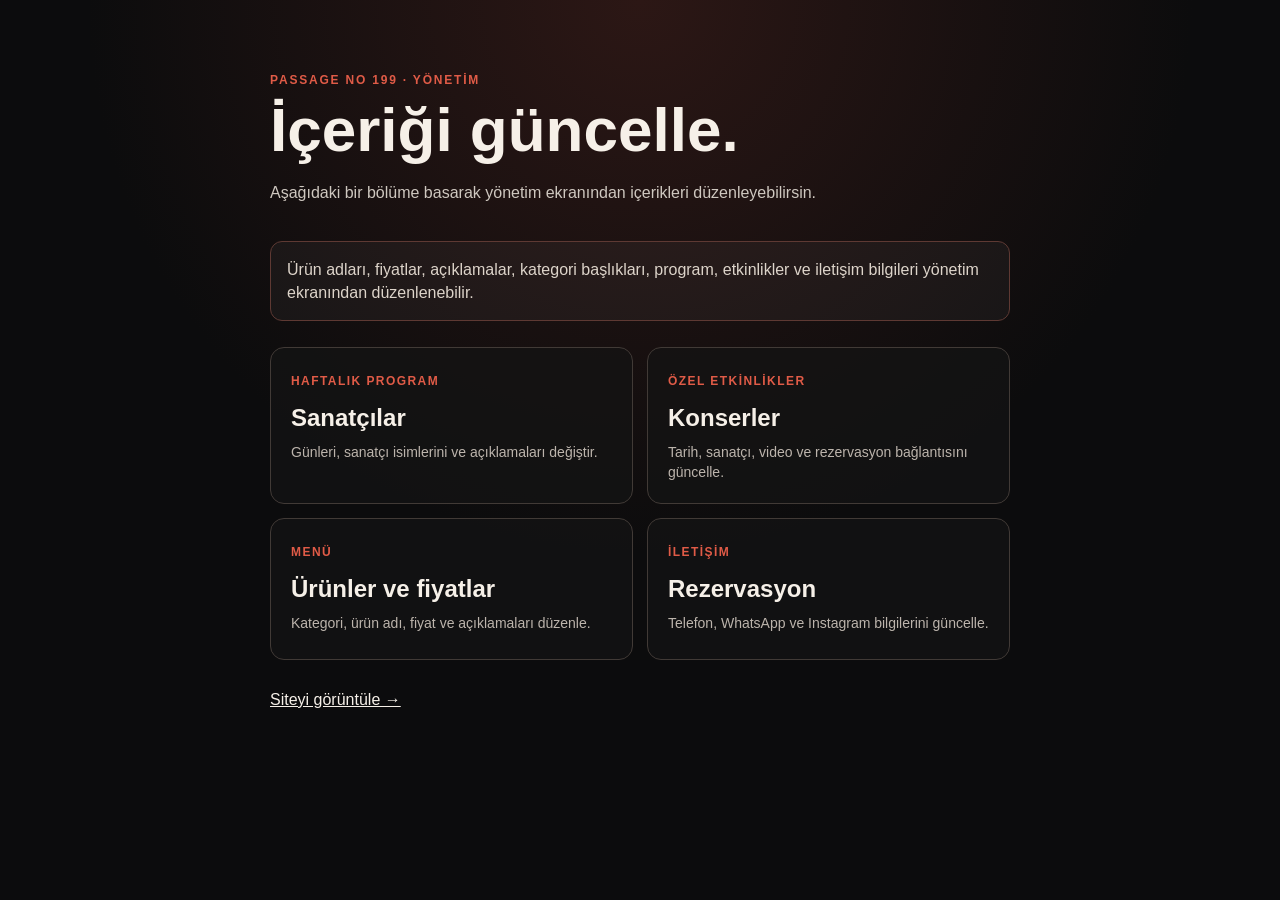
<file: yonetim/index.html>
<!doctype html>
<html lang="tr">
  <head>
    <meta charset="utf-8" />
    <meta name="viewport" content="width=device-width, initial-scale=1" />
    <title>Passage No 199 | Yönetim Merkezi</title>
    <style>
      :root { color-scheme: dark; }
      * { box-sizing: border-box; }
      body { margin: 0; min-height: 100vh; background: radial-gradient(circle at top, #2c1715, #0c0c0d 50%); color: #f6f0e8; font: 16px/1.45 Arial, sans-serif; }
      main { width: min(740px, calc(100% - 36px)); margin: 0 auto; padding: 72px 0; }
      .eyebrow { margin: 0 0 10px; color: #e05b47; font-size: 12px; font-weight: 700; letter-spacing: .15em; }
      h1 { margin: 0; font-size: clamp(36px, 8vw, 62px); line-height: 1; }
      .intro { max-width: 560px; margin: 20px 0 36px; color: #cfc8c0; }
      .notice { margin: 0 0 26px; padding: 16px; border: 1px solid #5e3933; border-radius: 12px; background: rgba(255,255,255,.04); color: #ddd4ca; }
      .grid { display: grid; gap: 14px; grid-template-columns: repeat(2, minmax(0, 1fr)); }
      a.card { display: block; min-height: 142px; padding: 20px; border: 1px solid #413a36; border-radius: 14px; background: rgba(20,20,20,.72); color: inherit; text-decoration: none; transition: transform .15s, border-color .15s; }
      a.card:hover { transform: translateY(-2px); border-color: #e05b47; }
      .card span { color: #e05b47; font-size: 12px; font-weight: 700; letter-spacing: .12em; }
      .card h2 { margin: 10px 0 6px; font-size: 24px; }
      .card p { margin: 0; color: #bcb4ac; font-size: 14px; }
      .site { display: inline-block; margin-top: 28px; color: #f6f0e8; }
      @media (max-width: 560px) { .grid { grid-template-columns: 1fr; } main { padding-top: 48px; } }
    </style>
  </head>
  <body>
    <main>
      <p class="eyebrow">PASSAGE NO 199 · YÖNETİM</p>
      <h1>İçeriği güncelle.</h1>
      <p class="intro">Aşağıdaki bir bölüme basarak yönetim ekranından içerikleri düzenleyebilirsin.</p>
      <p class="notice">Ürün adları, fiyatlar, açıklamalar, kategori başlıkları, program, etkinlikler ve iletişim bilgileri yönetim ekranından düzenlenebilir.</p>
      <section class="grid" aria-label="Yönetim bölümleri">
        <a class="card" href="/admin/#/collections/site/entries/program"><span>HAFTALIK PROGRAM</span><h2>Sanatçılar</h2><p>Günleri, sanatçı isimlerini ve açıklamaları değiştir.</p></a>
        <a class="card" href="/admin/#/collections/site/entries/special_events"><span>ÖZEL ETKİNLİKLER</span><h2>Konserler</h2><p>Tarih, sanatçı, video ve rezervasyon bağlantısını güncelle.</p></a>
        <a class="card" href="/admin/#/collections/menus/entries/menu_prices"><span>MENÜ</span><h2>Ürünler ve fiyatlar</h2><p>Kategori, ürün adı, fiyat ve açıklamaları düzenle.</p></a>
        <a class="card" href="/admin/#/collections/contact/entries/contact"><span>İLETİŞİM</span><h2>Rezervasyon</h2><p>Telefon, WhatsApp ve Instagram bilgilerini güncelle.</p></a>
      </section>
      <a class="site" href="https://passageno199.com" target="_blank" rel="noopener">Siteyi görüntüle →</a>
    </main>
  </body>
</html>
</file>
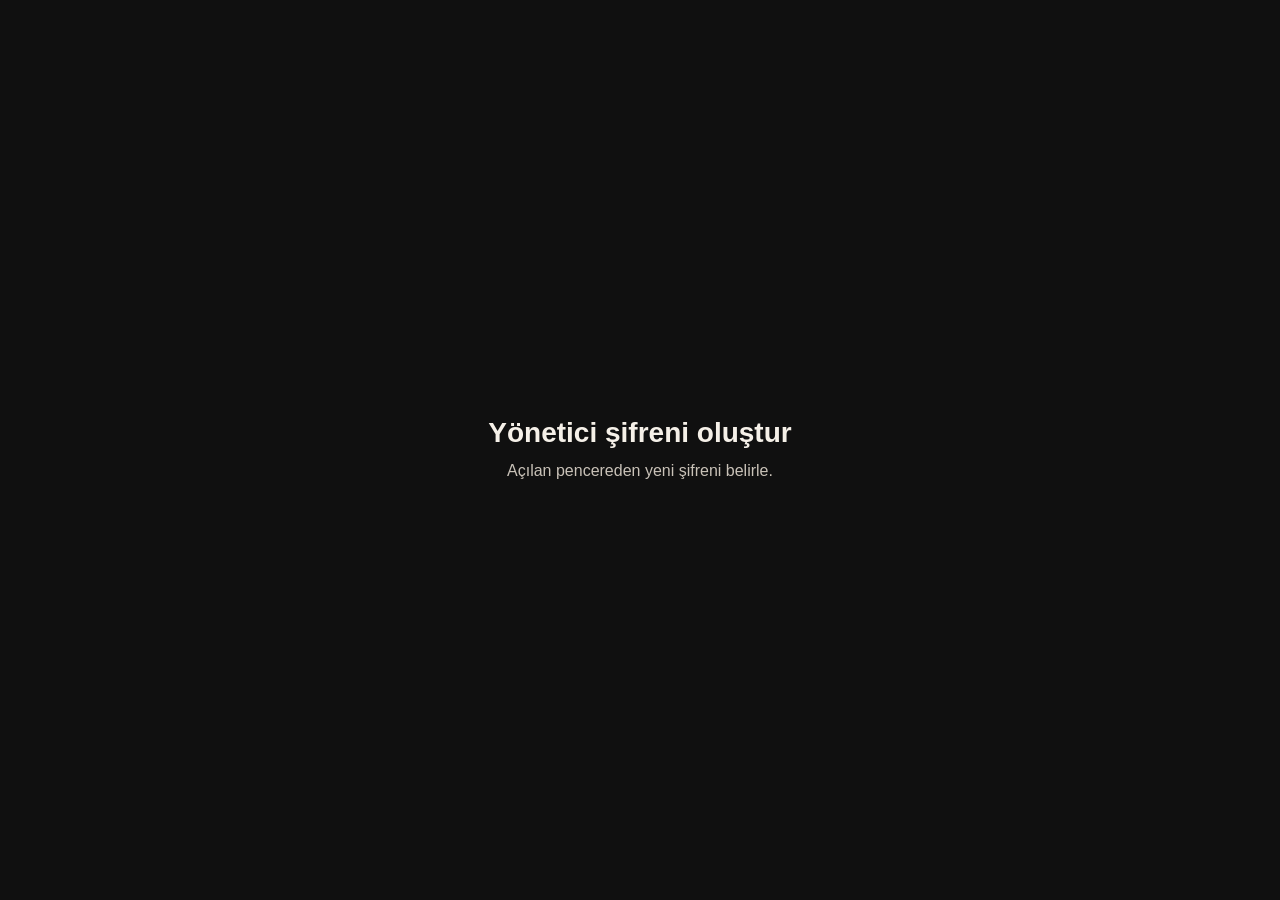
<file: set-password.html>
<!doctype html>
<html lang="tr">
  <head>
    <meta charset="utf-8" />
    <meta name="viewport" content="width=device-width, initial-scale=1" />
    <title>Passage No 199 | Şifre oluştur</title>
    <style>
      body { margin: 0; min-height: 100vh; display: grid; place-items: center; background: #101010; color: #f5f0e8; font-family: Arial, sans-serif; }
      main { text-align: center; padding: 24px; }
      h1 { margin: 0 0 10px; font-size: 28px; }
      p { margin: 0; color: #c9c2b8; line-height: 1.5; }
    </style>
  </head>
  <body>
    <main>
      <h1>Yönetici şifreni oluştur</h1>
      <p>Açılan pencereden yeni şifreni belirle.</p>
    </main>
    <script src="https://identity.netlify.com/v1/netlify-identity-widget.js"></script>
    <script>
      window.netlifyIdentity.on('login', function () {
        window.netlifyIdentity.close();
        window.location.replace('/admin/');
      });
      window.netlifyIdentity.init();
    </script>
  </body>
</html>
</file>
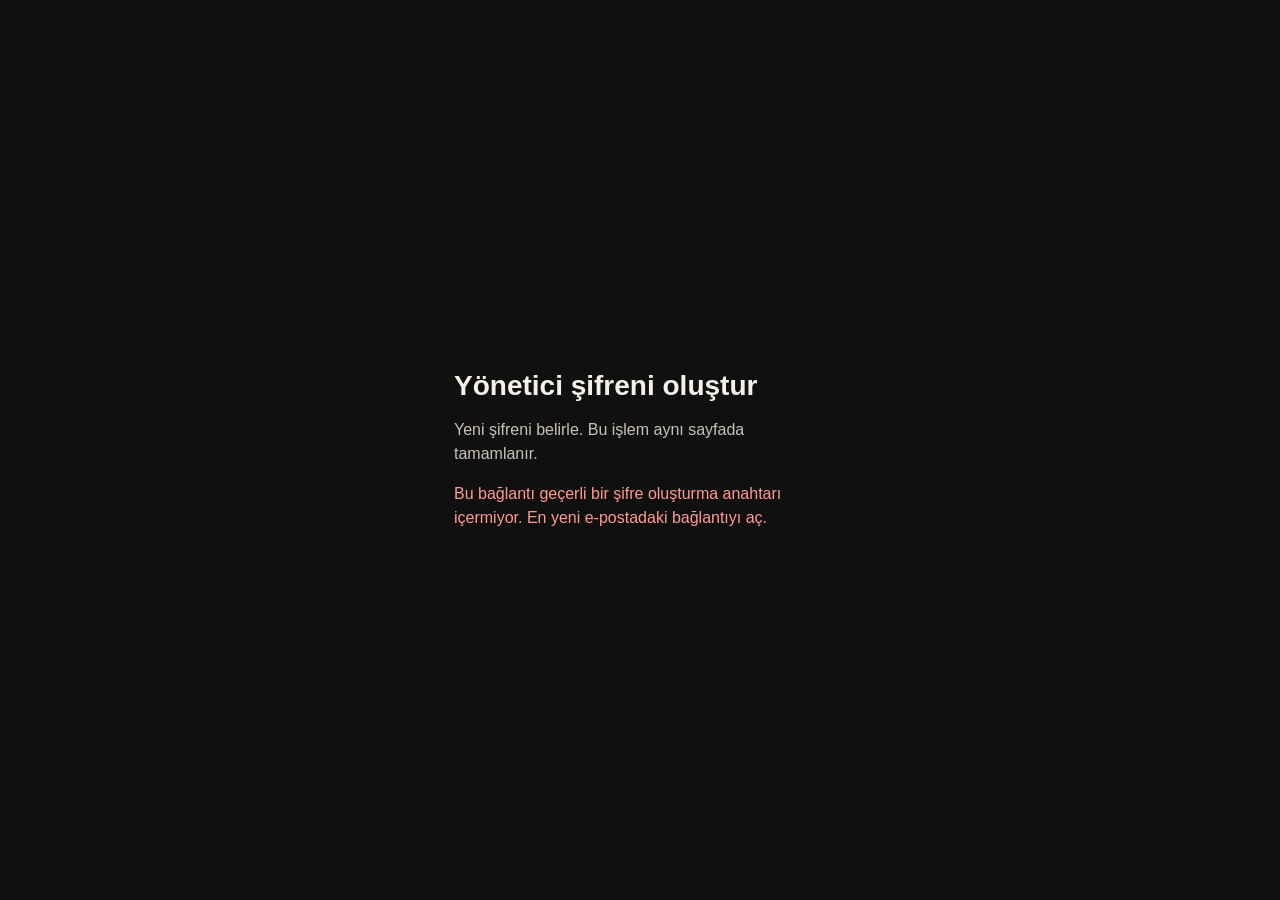
<file: admin/set-password.html>
<!doctype html>
<html lang="tr">
<head>
<meta charset="utf-8" />
<meta name="viewport" content="width=device-width, initial-scale=1" />
<title>Passage No 199 | Yönetici şifresi</title>
<style>body{margin:0;min-height:100vh;display:grid;place-items:center;background:#101010;color:#f5f0e8;font-family:Arial,sans-serif}main{box-sizing:border-box;width:min(100%,420px);padding:28px 24px}h1{margin:0 0 10px;font-size:28px}p{color:#c9c2b8;line-height:1.5}label{display:block;margin:18px 0 7px;font-weight:700}input,button{box-sizing:border-box;width:100%;font:inherit}input{padding:13px;border:1px solid #5c564d;border-radius:8px;background:#1d1b19;color:inherit}button{margin-top:22px;padding:13px;border:0;border-radius:8px;background:#d7a642;color:#16120b;font-weight:700;cursor:pointer}button:disabled{opacity:.65;cursor:wait}#message{min-height:24px;margin:16px 0 0}.error{color:#ff9a91}.success{color:#b6e39b}</style>
</head>
<body>
<main>
<h1>Yönetici şifreni oluştur</h1>
<p>Yeni şifreni belirle. Bu işlem aynı sayfada tamamlanır.</p>
<form id="password-form">
<label for="password">Yeni şifre</label>
<input id="password" name="password" type="password" minlength="8" required autocomplete="new-password" />
<label for="password-confirm">Şifre tekrar</label>
<input id="password-confirm" name="password-confirm" type="password" minlength="8" required autocomplete="new-password" />
<button type="submit">Şifreyi kaydet</button>
</form>
<p id="message" role="status" aria-live="polite"></p>
</main>
<script>
(function(){
var hash=new URLSearchParams(window.location.hash.slice(1));
var token=hash.get('recovery_token');
var form=document.getElementById('password-form');
var message=document.getElementById('message');
var button=form.querySelector('button');
function show(text,kind){message.textContent=text;message.className=kind||''}
if(!token){form.hidden=true;show('Bu bağlantı geçerli bir şifre oluşturma anahtarı içermiyor. En yeni e-postadaki bağlantıyı aç.','error');return}
form.addEventListener('submit',async function(event){
event.preventDefault();
var password=document.getElementById('password').value;
var confirm=document.getElementById('password-confirm').value;
if(password!==confirm){show('Şifreler aynı değil. Tekrar kontrol et.','error');return}
button.disabled=true;show('Şifre kaydediliyor…');
try{
var response=await fetch('/.netlify/identity/verify',{method:'POST',headers:{'Content-Type':'application/json'},body:JSON.stringify({token:token,type:'recovery'})});
var session=await response.json();
if(!response.ok||!session.access_token)throw new Error(session.msg||session.message||'Bağlantı geçersiz ya da süresi dolmuş olabilir.');
var updateResponse=await fetch('/.netlify/identity/user',{method:'PUT',headers:{'Content-Type':'application/json','Authorization':'Bearer '+session.access_token},body:JSON.stringify({password:password})});
if(!updateResponse.ok){var updateError=await updateResponse.json().catch(function(){return{}});throw new Error(updateError.msg||updateError.message||'Şifre kaydedilemedi.')}
show('Şifre kaydedildi. Yönetim ekranına yönlendiriliyorsun…','success');
window.setTimeout(function(){window.location.replace('/admin/')},900);
}catch(error){show(error.message||'Şifre kaydedilemedi. Yeni bir bağlantı iste.','error');button.disabled=false}
});
}());
</script>
</body>
</html>
</file>
